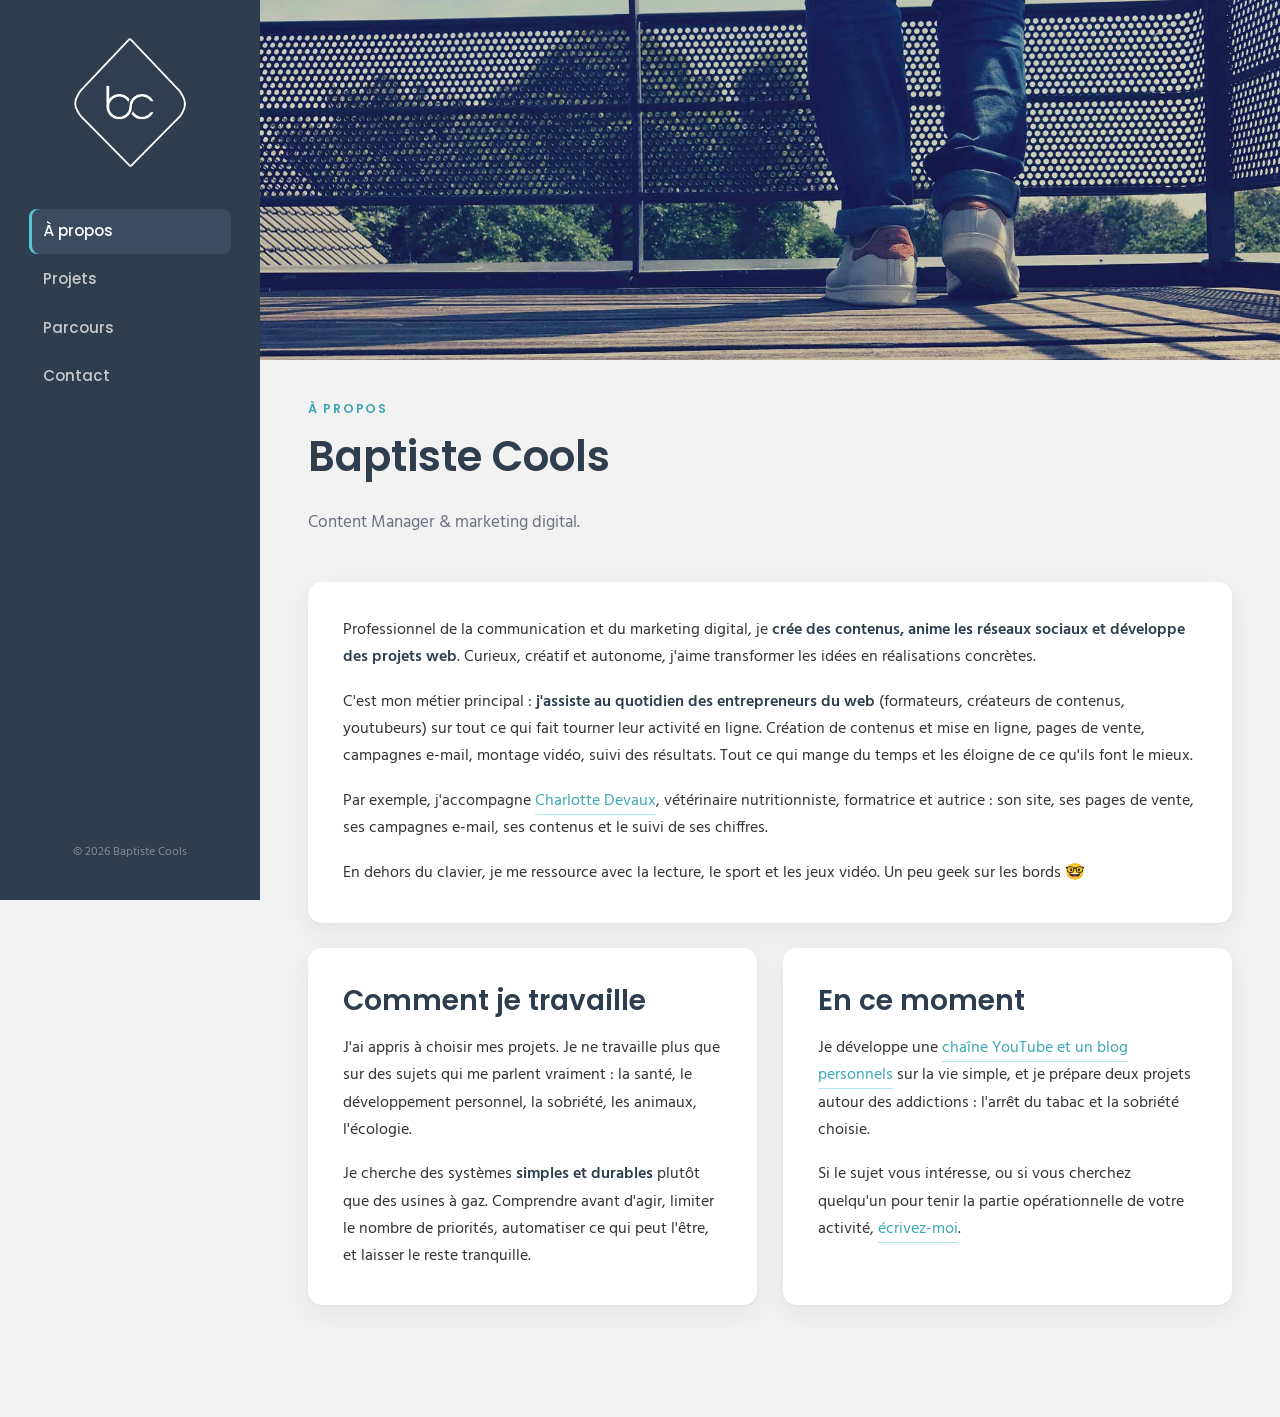
<file: index.html>
<!DOCTYPE html>
<html lang="fr">
<head>
<meta charset="utf-8">
<meta name="viewport" content="width=device-width, initial-scale=1">
<title>Baptiste Cools · Marketing digital et création de contenus</title>
<meta name="description" content="Content Manager et marketing digital. J'assiste les entrepreneurs du web : création de contenus, sites, e-mailing, montage vidéo, suivi des résultats.">
<link rel="canonical" href="https://bcools.me/">
<meta property="og:type" content="website">
<meta property="og:title" content="Baptiste Cools · Marketing digital et création de contenus">
<meta property="og:description" content="Content Manager et marketing digital. J'assiste les entrepreneurs du web : création de contenus, sites, e-mailing, montage vidéo, suivi des résultats.">
<meta property="og:url" content="https://bcools.me/">
<meta property="og:locale" content="fr_FR">
<meta property="og:site_name" content="Baptiste Cools">
<meta property="og:image" content="https://bcools.me/img/banniere-accueil.jpg">
<meta property="og:image:width" content="1700">
<meta property="og:image:height" content="751">
<meta property="og:image:alt" content="Baptiste Cools">
<meta name="twitter:card" content="summary_large_image">
<meta name="twitter:image" content="https://bcools.me/img/banniere-accueil.jpg">
<link rel="icon" href="img/favicon.ico" sizes="any">
<link rel="preconnect" href="https://fonts.googleapis.com">
<link rel="preconnect" href="https://fonts.gstatic.com" crossorigin>
<link rel="stylesheet" href="https://fonts.googleapis.com/css2?family=Hind:wght@400;600&family=Poppins:wght@500;600;700&display=swap">
<link rel="stylesheet" href="assets/css/style.css?v=20261102e">
<script type="application/ld+json">
{
  "@context": "https://schema.org",
  "@type": "Person",
  "name": "Baptiste Cools",
  "url": "https://bcools.me/",
  "image": "https://bcools.me/img/portrait.webp",
  "jobTitle": "Content Manager & marketing digital",
  "email": "contact@bcools.me",
  "description": "Content Manager et marketing digital. J'assiste les entrepreneurs du web sur la création de contenus, les sites, l'e-mailing, le montage vidéo et le suivi des résultats.",
  "knowsAbout": ["Marketing digital", "Création de contenus", "Référencement naturel", "E-mailing", "Montage vidéo", "WordPress", "Réseaux sociaux"],
  "sameAs": ["https://baptistecools.com"]
}
</script>
</head>
<body>
<a class="saut" href="#contenu">Aller au contenu</a>

<header class="barre">
  <button class="burger" type="button" aria-expanded="false" aria-controls="menu-principal" aria-label="Menu">
    <span class="burger__lignes" aria-hidden="true"></span>
  </button>

  <a class="barre__logo" href="/" aria-label="Baptiste Cools, accueil">
    <img src="img/Logo.webp" alt="Logo de Baptiste Cools" width="64" height="72">
  </a>

  <nav class="nav" id="menu-principal" aria-label="Navigation principale">
    <ul>
      <li><a href="/" aria-current="page">À propos</a></li>
      <li><a href="/projets">Projets</a></li>
      <li><a href="/parcours">Parcours</a></li>
      <li><a href="/contact">Contact</a></li>
    </ul>
  </nav>


  <p class="mentions">© <span id="annee">2026</span> Baptiste Cools</p>
  <script src="assets/js/site.js?v=20261102e" defer></script>
</header>

<main class="page" id="contenu">
  <img class="banniere" src="img/banniere-accueil.jpg" alt="" width="1700" height="751">

  <div class="contenu">
    <div class="entete">
      <span class="entete__sur">À propos</span>
      <h1>Baptiste Cools</h1>
      <p>Content Manager &amp; marketing digital.</p>
    </div>

    <div class="grille">
      <section class="bloc plein">
        <p>Professionnel de la communication et du marketing digital, je <strong>crée des contenus, anime les réseaux sociaux et développe des projets web</strong>. Curieux, créatif et autonome, j'aime transformer les idées en réalisations concrètes.</p>
        <p>C'est mon métier principal : <strong>j'assiste au quotidien des entrepreneurs du web</strong> (formateurs, créateurs de contenus, youtubeurs) sur tout ce qui fait tourner leur activité en ligne. Création de contenus et mise en ligne, pages de vente, campagnes e-mail, montage vidéo, suivi des résultats. Tout ce qui mange du temps et les éloigne de ce qu'ils font le mieux.</p>
        <p>Par exemple, j'accompagne <a href="https://charlotte-devaux.com" target="_blank" rel="noopener">Charlotte Devaux</a>, vétérinaire nutritionniste, formatrice et autrice : son site, ses pages de vente, ses campagnes e-mail, ses contenus et le suivi de ses chiffres.</p>
        <p>En dehors du clavier, je me ressource avec la lecture, le sport et les jeux vidéo. Un peu geek sur les bords 🤓</p>
      </section>

      <section class="bloc">
        <h2>Comment je travaille</h2>
        <p>J'ai appris à choisir mes projets. Je ne travaille plus que sur des sujets qui me parlent vraiment : la santé, le développement personnel, la sobriété, les animaux, l'écologie.</p>
        <p>Je cherche des systèmes <strong>simples et durables</strong> plutôt que des usines à gaz. Comprendre avant d'agir, limiter le nombre de priorités, automatiser ce qui peut l'être, et laisser le reste tranquille.</p>
      </section>

      <section class="bloc">
        <h2>En ce moment</h2>
        <p>Je développe une <a href="/projets">chaîne YouTube et un blog personnels</a> sur la vie simple, et je prépare deux projets autour des addictions : l'arrêt du tabac et la sobriété choisie.</p>
        <p>Si le sujet vous intéresse, ou si vous cherchez quelqu'un pour tenir la partie opérationnelle de votre activité, <a href="/contact">écrivez-moi</a>.</p>
      </section>
    </div>
  </div>
</main>
</body>
</html>
</file>
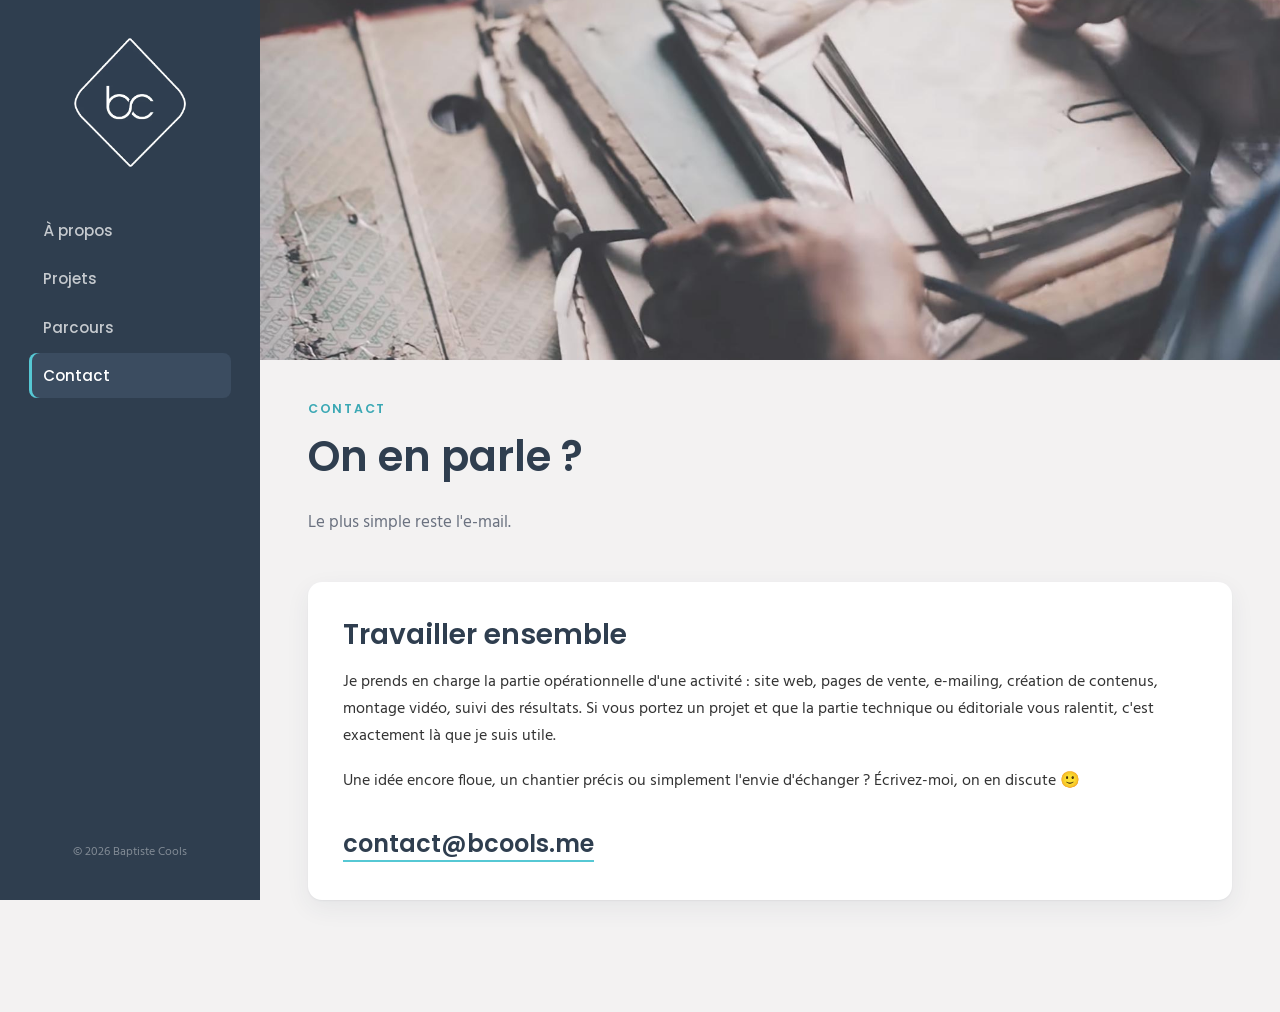
<file: contact.html>
<!DOCTYPE html>
<html lang="fr">
<head>
<meta charset="utf-8">
<meta name="viewport" content="width=device-width, initial-scale=1">
<title>Contact · Baptiste Cools</title>
<meta name="description" content="Un projet, une idée, une question ? Baptiste Cools, Content Manager et marketing digital. Écrivez-moi à contact@bcools.me.">
<link rel="canonical" href="https://bcools.me/contact">
<meta property="og:type" content="website">
<meta property="og:title" content="Contact · Baptiste Cools">
<meta property="og:description" content="Un projet, une idée, une question ? Baptiste Cools, Content Manager et marketing digital. Écrivez-moi à contact@bcools.me.">
<meta property="og:url" content="https://bcools.me/contact">
<meta property="og:locale" content="fr_FR">
<meta property="og:site_name" content="Baptiste Cools">
<meta property="og:image" content="https://bcools.me/img/banniere-accueil.jpg">
<meta property="og:image:width" content="1700">
<meta property="og:image:height" content="751">
<meta property="og:image:alt" content="Baptiste Cools">
<meta name="twitter:card" content="summary_large_image">
<meta name="twitter:image" content="https://bcools.me/img/banniere-accueil.jpg">
<link rel="icon" href="img/favicon.ico" sizes="any">
<link rel="preconnect" href="https://fonts.googleapis.com">
<link rel="preconnect" href="https://fonts.gstatic.com" crossorigin>
<link rel="stylesheet" href="https://fonts.googleapis.com/css2?family=Hind:wght@400;600&family=Poppins:wght@500;600;700&display=swap">
<link rel="stylesheet" href="assets/css/style.css?v=20261102e">
</head>
<body>
<a class="saut" href="#contenu">Aller au contenu</a>

<header class="barre">
  <button class="burger" type="button" aria-expanded="false" aria-controls="menu-principal" aria-label="Menu">
    <span class="burger__lignes" aria-hidden="true"></span>
  </button>

  <a class="barre__logo" href="/" aria-label="Baptiste Cools, accueil">
    <img src="img/Logo.webp" alt="Logo de Baptiste Cools" width="64" height="72">
  </a>

  <nav class="nav" id="menu-principal" aria-label="Navigation principale">
    <ul>
      <li><a href="/">À propos</a></li>
      <li><a href="/projets">Projets</a></li>
      <li><a href="/parcours">Parcours</a></li>
      <li><a href="/contact" aria-current="page">Contact</a></li>
    </ul>
  </nav>


  <p class="mentions">© <span id="annee">2026</span> Baptiste Cools</p>
  <script src="assets/js/site.js?v=20261102e" defer></script>
</header>

<main class="page" id="contenu">
  <img class="banniere" src="img/banniere-contact.jpg" alt="" width="1700" height="751">

  <div class="contenu">
    <div class="entete">
      <span class="entete__sur">Contact</span>
      <h1>On en parle ?</h1>
      <p>Le plus simple reste l'e-mail.</p>
    </div>

    <div class="grille">
      <section class="bloc plein">
        <h2>Travailler ensemble</h2>
        <p>Je prends en charge la partie opérationnelle d'une activité : site web, pages de vente, e-mailing, création de contenus, montage vidéo, suivi des résultats. Si vous portez un projet et que la partie technique ou éditoriale vous ralentit, c'est exactement là que je suis utile.</p>
        <p>Une idée encore floue, un chantier précis ou simplement l'envie d'échanger ? Écrivez-moi, on en discute 🙂</p>
        <p class="marge-l"><a class="contact__mail" href="mailto:contact@bcools.me">contact@bcools.me</a></p>
      </section>
    </div>
  </div>
</main>
</body>
</html>
</file>
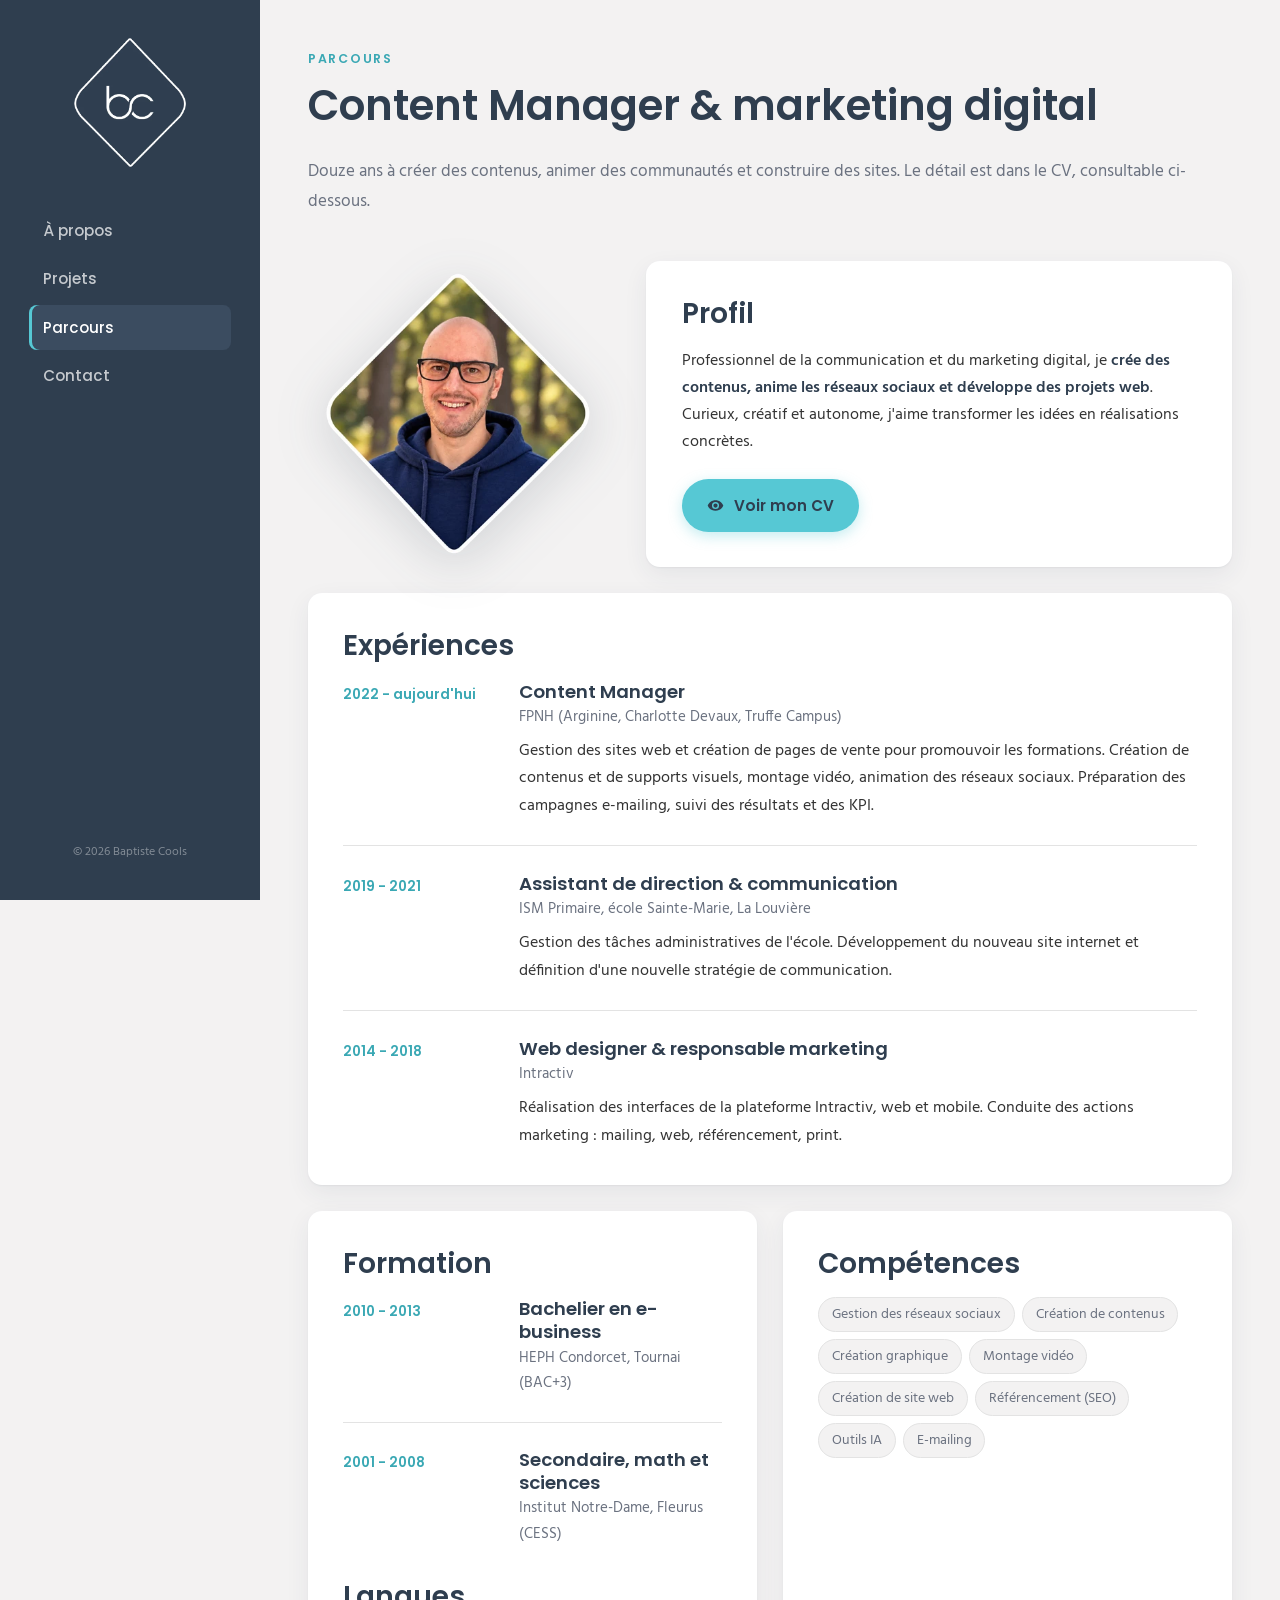
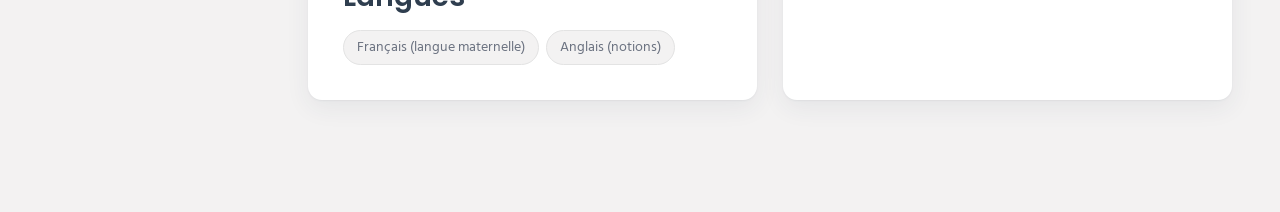
<file: cv.html>
<!DOCTYPE html>
<html lang="fr">
<head>
<meta charset="utf-8">
<meta name="viewport" content="width=device-width, initial-scale=1">
<title>Parcours · Baptiste Cools</title>
<meta name="description" content="Mon parcours et mes compétences en marketing digital, création de contenus et gestion opérationnelle. CV consultable en ligne.">
<link rel="canonical" href="https://bcools.me/cv.html">
<meta property="og:type" content="profile">
<meta property="og:title" content="Parcours · Baptiste Cools">
<meta property="og:description" content="Mon parcours et mes compétences en marketing digital, création de contenus et gestion opérationnelle.">
<meta property="og:url" content="https://bcools.me/cv.html">
<meta property="og:locale" content="fr_FR">
<meta property="og:site_name" content="Baptiste Cools">
<meta property="og:image" content="https://bcools.me/img/banniere-accueil.jpg">
<meta property="og:image:width" content="1700">
<meta property="og:image:height" content="751">
<meta property="og:image:alt" content="Baptiste Cools">
<meta name="twitter:card" content="summary_large_image">
<meta name="twitter:image" content="https://bcools.me/img/banniere-accueil.jpg">
<link rel="icon" href="img/favicon.ico" sizes="any">
<link rel="preconnect" href="https://fonts.googleapis.com">
<link rel="preconnect" href="https://fonts.gstatic.com" crossorigin>
<link rel="stylesheet" href="https://fonts.googleapis.com/css2?family=Hind:wght@400;600&family=Poppins:wght@500;600;700&display=swap">
<link rel="stylesheet" href="assets/css/style.css?v=20261102e">
</head>
<body>
<a class="saut" href="#contenu">Aller au contenu</a>

<header class="barre">
  <button class="burger" type="button" aria-expanded="false" aria-controls="menu-principal" aria-label="Menu">
    <span class="burger__lignes" aria-hidden="true"></span>
  </button>

  <a class="barre__logo" href="/" aria-label="Baptiste Cools, accueil">
    <img src="img/Logo.webp" alt="Logo de Baptiste Cools" width="64" height="72">
  </a>

  <nav class="nav" id="menu-principal" aria-label="Navigation principale">
    <ul>
      <li><a href="/">À propos</a></li>
      <li><a href="projets.html">Projets</a></li>
      <li><a href="cv.html" aria-current="page">Parcours</a></li>
      <li><a href="contact.html">Contact</a></li>
    </ul>
  </nav>


  <p class="mentions">© <span id="annee">2026</span> Baptiste Cools</p>
  <script src="assets/js/site.js?v=20261102e" defer></script>
</header>

<main class="page" id="contenu">
  <div class="contenu">
    <div class="entete">
      <span class="entete__sur">Parcours</span>
      <h1>Content Manager &amp; marketing digital</h1>
      <p>Douze ans à créer des contenus, animer des communautés et construire des sites. Le détail est dans le CV, consultable ci-dessous.</p>
    </div>

    <div class="grille">

      <div class="plein profil-rangee">
        <img class="profil__photo" src="img/portrait.webp" alt="Portrait de Baptiste Cools" width="440" height="440">
        <section class="bloc">
          <h2>Profil</h2>
          <p>Professionnel de la communication et du marketing digital, je <strong>crée des contenus, anime les réseaux sociaux et développe des projets web</strong>. Curieux, créatif et autonome, j'aime transformer les idées en réalisations concrètes.</p>
          <p class="marge-m">
            <a class="bouton" href="cv-baptiste-cools.pdf" target="_blank" rel="noopener">
              <svg viewBox="0 0 24 24" aria-hidden="true"><path d="M12 4.5C7 4.5 2.73 7.61 1 12c1.73 4.39 6 7.5 11 7.5s9.27-3.11 11-7.5c-1.73-4.39-6-7.5-11-7.5zm0 12.5a5 5 0 1 1 0-10 5 5 0 0 1 0 10zm0-8a3 3 0 1 0 0 6 3 3 0 0 0 0-6z"/></svg>
              Voir mon CV
            </a>
          </p>
        </section>
      </div>

      <section class="bloc plein">
        <h2>Expériences</h2>

        <div class="cv__ligne">
          <p class="cv__date">2022 - aujourd'hui</p>
          <div>
            <h3>Content Manager</h3>
            <p class="cv__ou">FPNH (Arginine, Charlotte Devaux, Truffe Campus)</p>
            <p>Gestion des sites web et création de pages de vente pour promouvoir les formations. Création de contenus et de supports visuels, montage vidéo, animation des réseaux sociaux. Préparation des campagnes e-mailing, suivi des résultats et des KPI.</p>
          </div>
        </div>

        <div class="cv__ligne">
          <p class="cv__date">2019 - 2021</p>
          <div>
            <h3>Assistant de direction &amp; communication</h3>
            <p class="cv__ou">ISM Primaire, école Sainte-Marie, La Louvière</p>
            <p>Gestion des tâches administratives de l'école. Développement du nouveau site internet et définition d'une nouvelle stratégie de communication.</p>
          </div>
        </div>

        <div class="cv__ligne">
          <p class="cv__date">2014 - 2018</p>
          <div>
            <h3>Web designer &amp; responsable marketing</h3>
            <p class="cv__ou">Intractiv</p>
            <p>Réalisation des interfaces de la plateforme Intractiv, web et mobile. Conduite des actions marketing : mailing, web, référencement, print.</p>
          </div>
        </div>
      </section>

      <section class="bloc">
        <h2>Formation</h2>

        <div class="cv__ligne">
          <p class="cv__date">2010 - 2013</p>
          <div>
            <h3>Bachelier en e-business</h3>
            <p class="cv__ou">HEPH Condorcet, Tournai (BAC+3)</p>
          </div>
        </div>

        <div class="cv__ligne">
          <p class="cv__date">2001 - 2008</p>
          <div>
            <h3>Secondaire, math et sciences</h3>
            <p class="cv__ou">Institut Notre-Dame, Fleurus (CESS)</p>
          </div>
        </div>

        <h2 class="marge-xl">Langues</h2>
        <ul class="etiquettes">
          <li>Français (langue maternelle)</li>
          <li>Anglais (notions)</li>
        </ul>
      </section>

      <section class="bloc">
        <h2>Compétences</h2>
        <ul class="etiquettes">
          <li>Gestion des réseaux sociaux</li>
          <li>Création de contenus</li>
          <li>Création graphique</li>
          <li>Montage vidéo</li>
          <li>Création de site web</li>
          <li>Référencement (SEO)</li>
          <li>Outils IA</li>
          <li>E-mailing</li>
        </ul>
      </section>

    </div>
  </div>
</main>
</body>
</html>
</file>
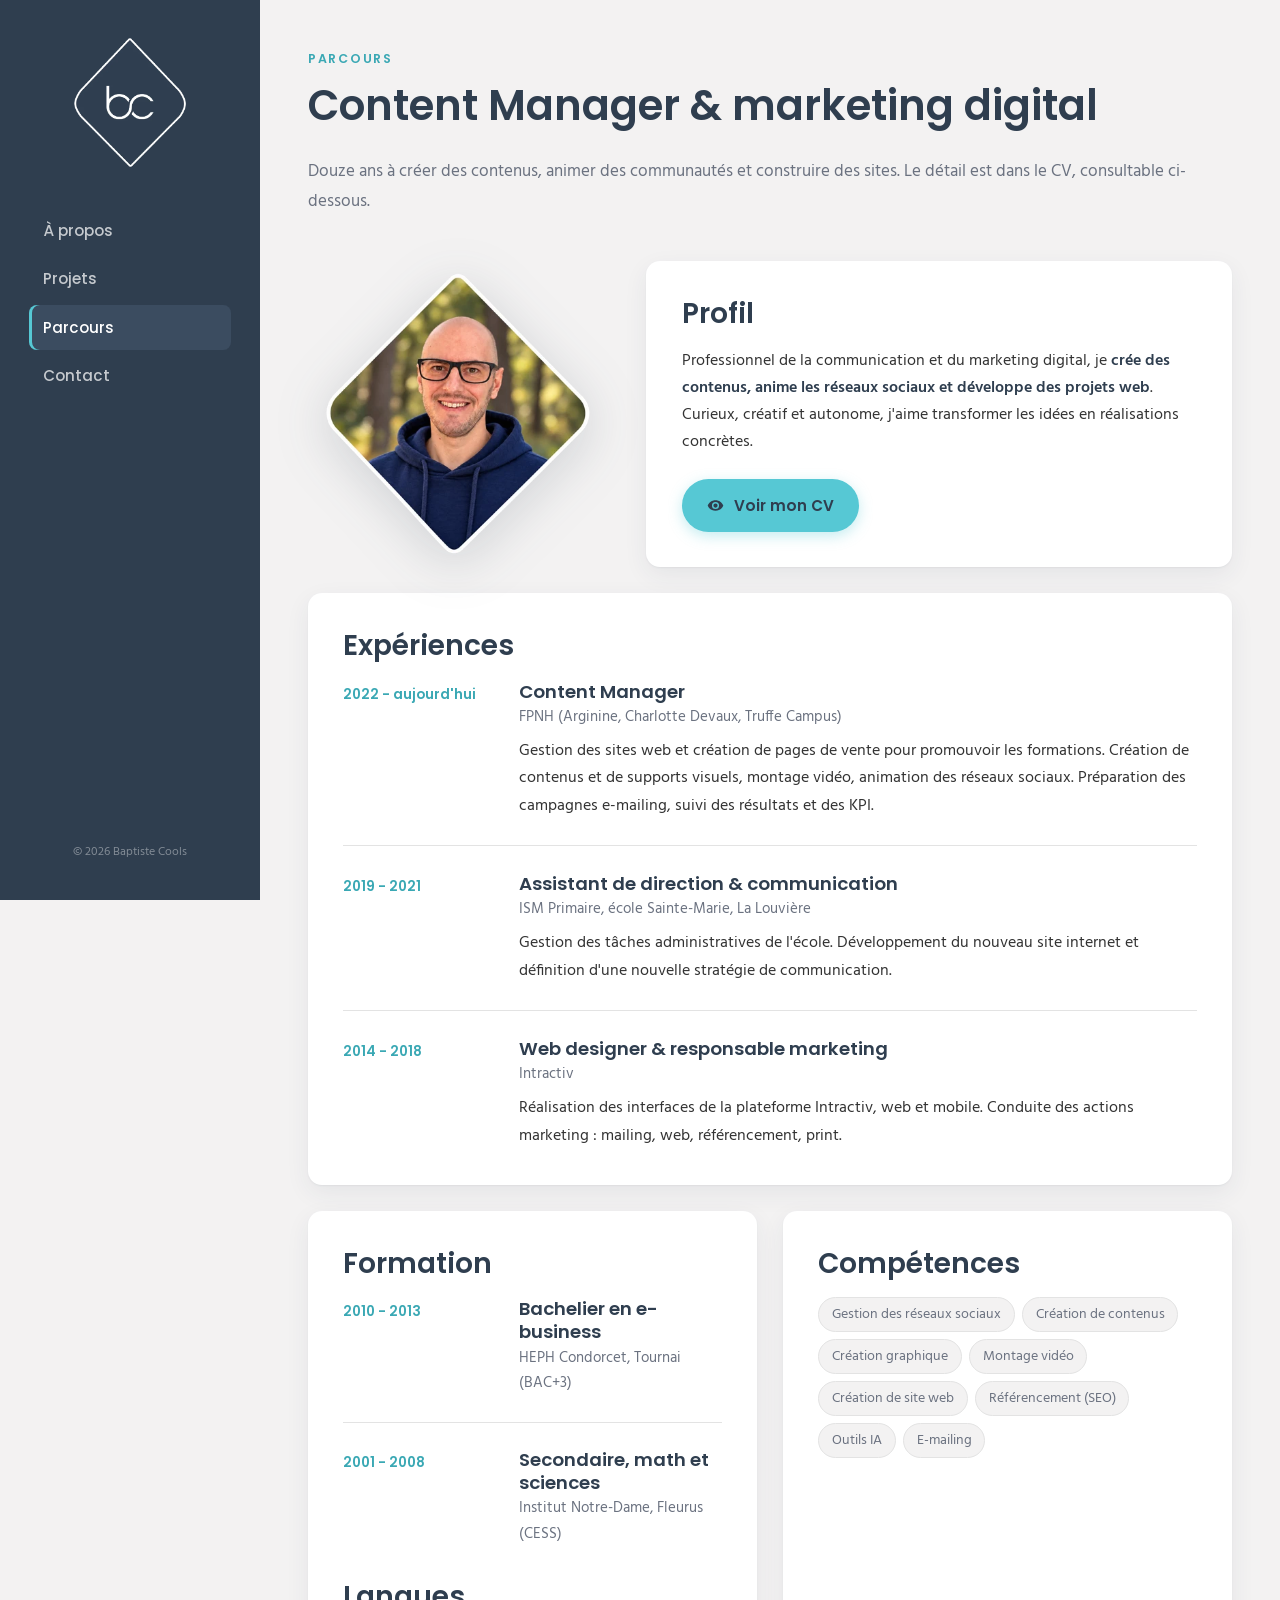
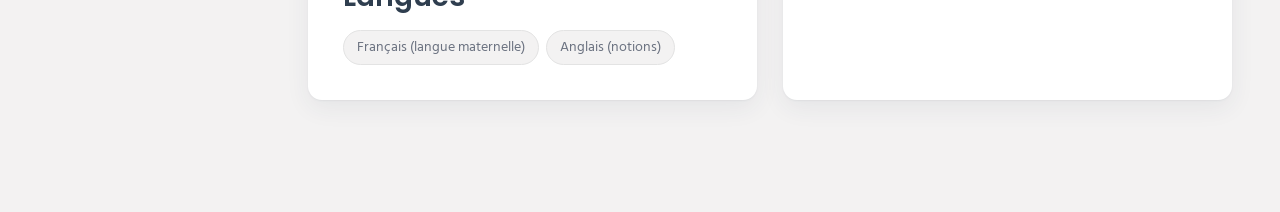
<file: parcours.html>
<!DOCTYPE html>
<html lang="fr">
<head>
<meta charset="utf-8">
<meta name="viewport" content="width=device-width, initial-scale=1">
<title>Parcours · Baptiste Cools</title>
<meta name="description" content="Mon parcours et mes compétences en marketing digital, création de contenus et gestion opérationnelle. CV consultable en ligne.">
<link rel="canonical" href="https://bcools.me/parcours">
<meta property="og:type" content="profile">
<meta property="og:title" content="Parcours · Baptiste Cools">
<meta property="og:description" content="Mon parcours et mes compétences en marketing digital, création de contenus et gestion opérationnelle.">
<meta property="og:url" content="https://bcools.me/parcours">
<meta property="og:locale" content="fr_FR">
<meta property="og:site_name" content="Baptiste Cools">
<meta property="og:image" content="https://bcools.me/img/banniere-accueil.jpg">
<meta property="og:image:width" content="1700">
<meta property="og:image:height" content="751">
<meta property="og:image:alt" content="Baptiste Cools">
<meta name="twitter:card" content="summary_large_image">
<meta name="twitter:image" content="https://bcools.me/img/banniere-accueil.jpg">
<link rel="icon" href="img/favicon.ico" sizes="any">
<link rel="preconnect" href="https://fonts.googleapis.com">
<link rel="preconnect" href="https://fonts.gstatic.com" crossorigin>
<link rel="stylesheet" href="https://fonts.googleapis.com/css2?family=Hind:wght@400;600&family=Poppins:wght@500;600;700&display=swap">
<link rel="stylesheet" href="assets/css/style.css?v=20261102e">
</head>
<body>
<a class="saut" href="#contenu">Aller au contenu</a>

<header class="barre">
  <button class="burger" type="button" aria-expanded="false" aria-controls="menu-principal" aria-label="Menu">
    <span class="burger__lignes" aria-hidden="true"></span>
  </button>

  <a class="barre__logo" href="/" aria-label="Baptiste Cools, accueil">
    <img src="img/Logo.webp" alt="Logo de Baptiste Cools" width="64" height="72">
  </a>

  <nav class="nav" id="menu-principal" aria-label="Navigation principale">
    <ul>
      <li><a href="/">À propos</a></li>
      <li><a href="/projets">Projets</a></li>
      <li><a href="/parcours" aria-current="page">Parcours</a></li>
      <li><a href="/contact">Contact</a></li>
    </ul>
  </nav>


  <p class="mentions">© <span id="annee">2026</span> Baptiste Cools</p>
  <script src="assets/js/site.js?v=20261102e" defer></script>
</header>

<main class="page" id="contenu">
  <div class="contenu">
    <div class="entete">
      <span class="entete__sur">Parcours</span>
      <h1>Content Manager &amp; marketing digital</h1>
      <p>Douze ans à créer des contenus, animer des communautés et construire des sites. Le détail est dans le CV, consultable ci-dessous.</p>
    </div>

    <div class="grille">

      <div class="plein profil-rangee">
        <img class="profil__photo" src="img/portrait.webp" alt="Portrait de Baptiste Cools" width="440" height="440">
        <section class="bloc">
          <h2>Profil</h2>
          <p>Professionnel de la communication et du marketing digital, je <strong>crée des contenus, anime les réseaux sociaux et développe des projets web</strong>. Curieux, créatif et autonome, j'aime transformer les idées en réalisations concrètes.</p>
          <p class="marge-m">
            <a class="bouton" href="cv-baptiste-cools.pdf" target="_blank" rel="noopener">
              <svg viewBox="0 0 24 24" aria-hidden="true"><path d="M12 4.5C7 4.5 2.73 7.61 1 12c1.73 4.39 6 7.5 11 7.5s9.27-3.11 11-7.5c-1.73-4.39-6-7.5-11-7.5zm0 12.5a5 5 0 1 1 0-10 5 5 0 0 1 0 10zm0-8a3 3 0 1 0 0 6 3 3 0 0 0 0-6z"/></svg>
              Voir mon CV
            </a>
          </p>
        </section>
      </div>

      <section class="bloc plein">
        <h2>Expériences</h2>

        <div class="cv__ligne">
          <p class="cv__date">2022 - aujourd'hui</p>
          <div>
            <h3>Content Manager</h3>
            <p class="cv__ou">FPNH (Arginine, Charlotte Devaux, Truffe Campus)</p>
            <p>Gestion des sites web et création de pages de vente pour promouvoir les formations. Création de contenus et de supports visuels, montage vidéo, animation des réseaux sociaux. Préparation des campagnes e-mailing, suivi des résultats et des KPI.</p>
          </div>
        </div>

        <div class="cv__ligne">
          <p class="cv__date">2019 - 2021</p>
          <div>
            <h3>Assistant de direction &amp; communication</h3>
            <p class="cv__ou">ISM Primaire, école Sainte-Marie, La Louvière</p>
            <p>Gestion des tâches administratives de l'école. Développement du nouveau site internet et définition d'une nouvelle stratégie de communication.</p>
          </div>
        </div>

        <div class="cv__ligne">
          <p class="cv__date">2014 - 2018</p>
          <div>
            <h3>Web designer &amp; responsable marketing</h3>
            <p class="cv__ou">Intractiv</p>
            <p>Réalisation des interfaces de la plateforme Intractiv, web et mobile. Conduite des actions marketing : mailing, web, référencement, print.</p>
          </div>
        </div>
      </section>

      <section class="bloc">
        <h2>Formation</h2>

        <div class="cv__ligne">
          <p class="cv__date">2010 - 2013</p>
          <div>
            <h3>Bachelier en e-business</h3>
            <p class="cv__ou">HEPH Condorcet, Tournai (BAC+3)</p>
          </div>
        </div>

        <div class="cv__ligne">
          <p class="cv__date">2001 - 2008</p>
          <div>
            <h3>Secondaire, math et sciences</h3>
            <p class="cv__ou">Institut Notre-Dame, Fleurus (CESS)</p>
          </div>
        </div>

        <h2 class="marge-xl">Langues</h2>
        <ul class="etiquettes">
          <li>Français (langue maternelle)</li>
          <li>Anglais (notions)</li>
        </ul>
      </section>

      <section class="bloc">
        <h2>Compétences</h2>
        <ul class="etiquettes">
          <li>Gestion des réseaux sociaux</li>
          <li>Création de contenus</li>
          <li>Création graphique</li>
          <li>Montage vidéo</li>
          <li>Création de site web</li>
          <li>Référencement (SEO)</li>
          <li>Outils IA</li>
          <li>E-mailing</li>
        </ul>
      </section>

    </div>
  </div>
</main>
</body>
</html>
</file>
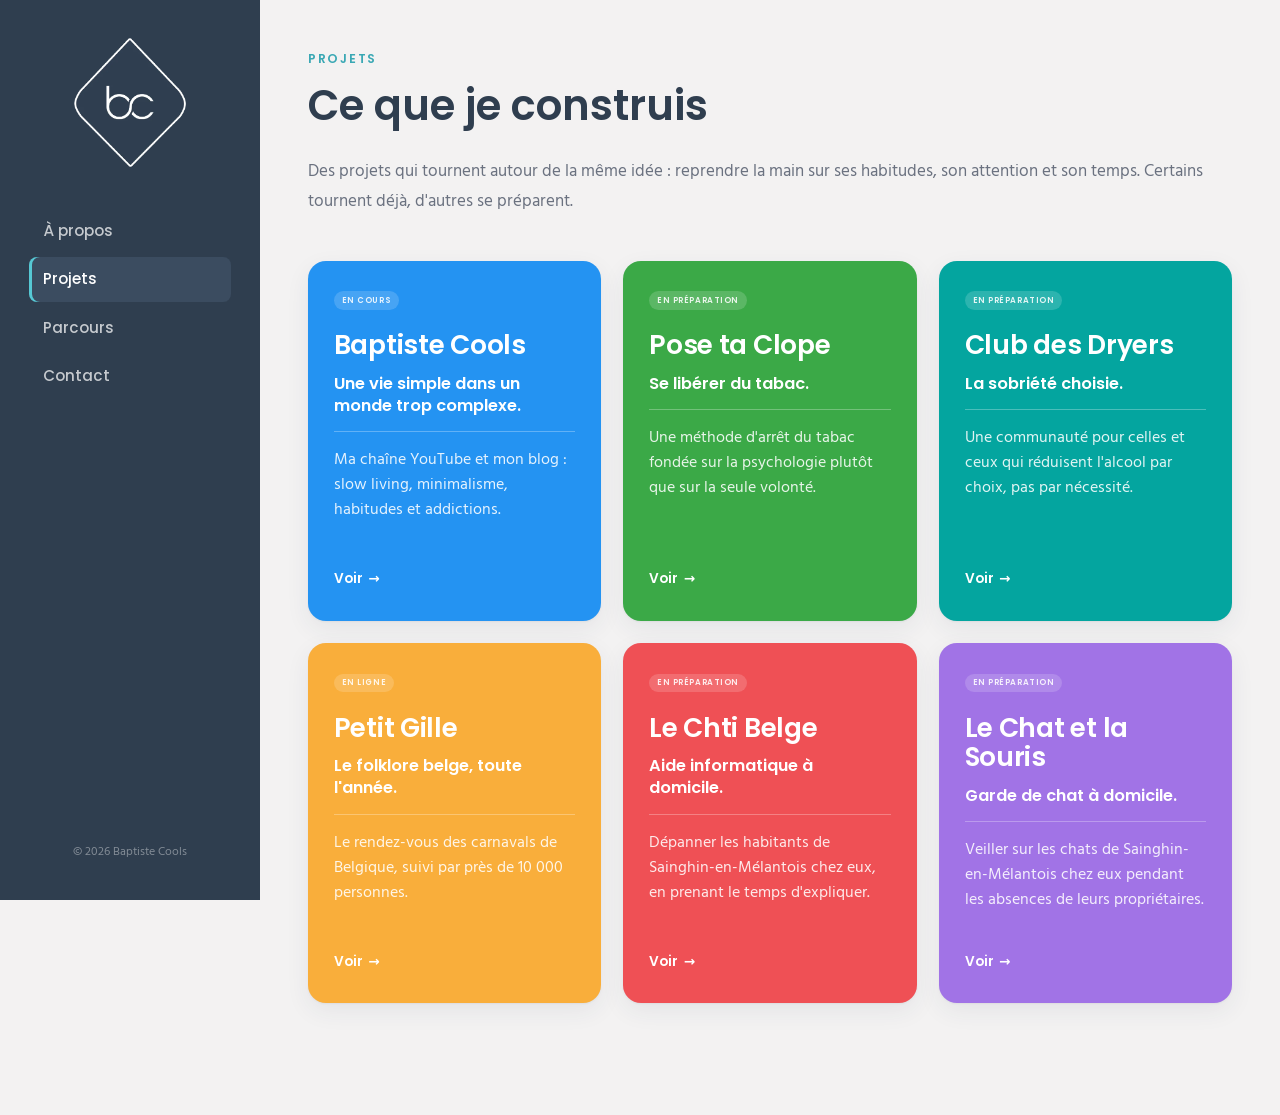
<file: projets.html>
<!DOCTYPE html>
<html lang="fr">
<head>
<meta charset="utf-8">
<meta name="viewport" content="width=device-width, initial-scale=1">
<title>Projets · Baptiste Cools</title>
<meta name="description" content="Mes projets : la chaîne Baptiste Cools, Pose ta Clope, le Club des Dryers, Petit Gille et Le Chti Belge.">
<link rel="canonical" href="https://bcools.me/projets">
<meta property="og:type" content="website">
<meta property="og:title" content="Projets · Baptiste Cools">
<meta property="og:description" content="Mes projets : la chaîne Baptiste Cools, Pose ta Clope, le Club des Dryers, Petit Gille et Le Chti Belge.">
<meta property="og:url" content="https://bcools.me/projets">
<meta property="og:locale" content="fr_FR">
<meta property="og:site_name" content="Baptiste Cools">
<meta property="og:image" content="https://bcools.me/img/banniere-accueil.jpg">
<meta property="og:image:width" content="1700">
<meta property="og:image:height" content="751">
<meta property="og:image:alt" content="Baptiste Cools">
<meta name="twitter:card" content="summary_large_image">
<meta name="twitter:image" content="https://bcools.me/img/banniere-accueil.jpg">
<link rel="icon" href="img/favicon.ico" sizes="any">
<link rel="preconnect" href="https://fonts.googleapis.com">
<link rel="preconnect" href="https://fonts.gstatic.com" crossorigin>
<link rel="stylesheet" href="https://fonts.googleapis.com/css2?family=Hind:wght@400;600&family=Poppins:wght@500;600;700&display=swap">
<link rel="stylesheet" href="assets/css/style.css?v=20261102e">
</head>
<body>
<a class="saut" href="#contenu">Aller au contenu</a>

<header class="barre">
  <button class="burger" type="button" aria-expanded="false" aria-controls="menu-principal" aria-label="Menu">
    <span class="burger__lignes" aria-hidden="true"></span>
  </button>

  <a class="barre__logo" href="/" aria-label="Baptiste Cools, accueil">
    <img src="img/Logo.webp" alt="Logo de Baptiste Cools" width="64" height="72">
  </a>

  <nav class="nav" id="menu-principal" aria-label="Navigation principale">
    <ul>
      <li><a href="/">À propos</a></li>
      <li><a href="/projets" aria-current="page">Projets</a></li>
      <li><a href="/parcours">Parcours</a></li>
      <li><a href="/contact">Contact</a></li>
    </ul>
  </nav>


  <p class="mentions">© <span id="annee">2026</span> Baptiste Cools</p>
  <script src="assets/js/site.js?v=20261102e" defer></script>
</header>

<main class="page" id="contenu">
  <div class="contenu">
  <div class="entete">
    <span class="entete__sur">Projets</span>
    <h1>Ce que je construis</h1>
    <p>Des projets qui tournent autour de la même idée : reprendre la main sur ses habitudes, son attention et son temps. Certains tournent déjà, d'autres se préparent.</p>
  </div>

  <div class="projets">

    <article class="projet projet--baptiste">
      <span class="etat">En cours</span>
      <h3><a href="https://baptistecools.com" target="_blank" rel="noopener">Baptiste Cools</a></h3>
      <p class="projet__phrase">Une vie simple dans un monde trop complexe.</p>
      <p>Ma chaîne YouTube et mon blog : slow living, minimalisme, habitudes et addictions.</p>
      <a class="projet__lien" href="https://baptistecools.com" target="_blank" rel="noopener">Voir</a>
    </article>

    <article class="projet projet--clope">
      <span class="etat">En préparation</span>
      <h3><a href="https://posetaclope.com" target="_blank" rel="noopener">Pose ta Clope</a></h3>
      <p class="projet__phrase">Se libérer du tabac.</p>
      <p>Une méthode d'arrêt du tabac fondée sur la psychologie plutôt que sur la seule volonté.</p>
      <a class="projet__lien" href="https://posetaclope.com" target="_blank" rel="noopener">Voir</a>
    </article>

    <article class="projet projet--dryers">
      <span class="etat">En préparation</span>
      <h3><a href="https://clubdesdryers.com" target="_blank" rel="noopener">Club des Dryers</a></h3>
      <p class="projet__phrase">La sobriété choisie.</p>
      <p>Une communauté pour celles et ceux qui réduisent l'alcool par choix, pas par nécessité.</p>
      <a class="projet__lien" href="https://clubdesdryers.com" target="_blank" rel="noopener">Voir</a>
    </article>

    <article class="projet projet--gille">
      <span class="etat">En ligne</span>
      <h3><a href="https://www.petitgille.be" target="_blank" rel="noopener">Petit Gille</a></h3>
      <p class="projet__phrase">Le folklore belge, toute l'année.</p>
      <p>Le rendez-vous des carnavals de Belgique, suivi par près de 10 000 personnes.</p>
      <a class="projet__lien" href="https://www.petitgille.be" target="_blank" rel="noopener">Voir</a>
    </article>

    <article class="projet projet--chti">
      <span class="etat">En préparation</span>
      <h3><a href="https://lechtibelge.fr" target="_blank" rel="noopener">Le Chti Belge</a></h3>
      <p class="projet__phrase">Aide informatique à domicile.</p>
      <p>Dépanner les habitants de Sainghin-en-Mélantois chez eux, en prenant le temps d'expliquer.</p>
      <a class="projet__lien" href="https://lechtibelge.fr" target="_blank" rel="noopener">Voir</a>
    </article>

    <article class="projet projet--chat">
      <span class="etat">En préparation</span>
      <h3><a href="https://lechatetlasouris.fr" target="_blank" rel="noopener">Le Chat et la Souris</a></h3>
      <p class="projet__phrase">Garde de chat à domicile.</p>
      <p>Veiller sur les chats de Sainghin-en-Mélantois chez eux pendant les absences de leurs propriétaires.</p>
      <a class="projet__lien" href="https://lechatetlasouris.fr" target="_blank" rel="noopener">Voir</a>
    </article>

  </div>
  </div>
</main>
</body>
</html>
</file>
<file: assets/css/style.css>
/* ==========================================================================
   bcools.me — feuille de style unique
   Palette et esprit visuel repris du site de 2017, code refait en 2026.
   ========================================================================== */

:root {
  /* Identité historique du site, conservée */
  --cyan: #56c8d4;
  --cyan-sombre: #3aa8b4;
  --bleu-nuit: #2f3e4f;
  --bleu-nuit-clair: #3b4c60;
  --texte: #333;
  --texte-doux: #6b7280;
  --gris-ligne: #e3e3e3;
  --fond: #f3f2f2;
  --blanc: #fff;

  /* Couleur propre à chaque projet */
  --c-baptiste: #2493f2;
  --c-clope: #3ba947;
  --c-dryers: #04a59f;
  --c-gille: #f9ae3b;
  --c-chti: #ef5055;
  --c-chat: #a173e6;

  --barre: 260px;
  --rayon: 14px;
  --ombre: 0 1px 2px rgba(47, 62, 79, .06), 0 8px 24px rgba(47, 62, 79, .07);
  --ombre-forte: 0 2px 4px rgba(47, 62, 79, .08), 0 16px 40px rgba(47, 62, 79, .12);
  --transition: .18s ease;
}

*, *::before, *::after { box-sizing: border-box; }

body {
  margin: 0;
  font-family: 'Hind', system-ui, -apple-system, sans-serif;
  font-size: 1rem;
  line-height: 1.7;
  color: var(--texte);
  background: var(--fond);
  -webkit-font-smoothing: antialiased;
}

h1, h2, h3, h4 {
  font-family: 'Poppins', system-ui, sans-serif;
  color: var(--bleu-nuit);
  line-height: 1.25;
  margin: 0 0 .6em;
  font-weight: 600;
}

h1 { font-size: clamp(1.9rem, 4vw, 2.6rem); }
h2 { font-size: clamp(1.35rem, 2.6vw, 1.75rem); }
h3 { font-size: 1.15rem; }

p { margin: 0 0 1.1em; }
p:last-child { margin-bottom: 0; }

a {
  color: var(--cyan-sombre);
  text-decoration: none;
  border-bottom: 1px solid rgba(86, 200, 212, .45);
  transition: color var(--transition), border-color var(--transition);
}
a:hover { color: var(--bleu-nuit); border-bottom-color: var(--bleu-nuit); }

strong { font-weight: 600; color: var(--bleu-nuit); }

:focus-visible {
  outline: 3px solid var(--cyan);
  outline-offset: 3px;
  border-radius: 4px;
}

/* Lien d'évitement, pour la navigation au clavier */
.saut {
  position: absolute;
  left: -9999px;
  top: 0;
  background: var(--bleu-nuit);
  color: var(--blanc);
  padding: .8rem 1.2rem;
  z-index: 100;
  border: 0;
}
.saut:focus { left: 0; color: var(--blanc); }

/* --------------------------------------------------------------------------
   Barre latérale
   -------------------------------------------------------------------------- */

.barre {
  position: fixed;
  inset: 0 auto 0 0;
  width: var(--barre);
  background: var(--bleu-nuit);
  color: rgba(255, 255, 255, .72);
  display: flex;
  flex-direction: column;
  padding: 2.4rem 1.8rem;
  z-index: 50;
}

/* Bouton hamburger : invisible au-dessus de 860 px, où le menu est déjà
   déplié dans la colonne de gauche. */
.burger { display: none; }

.barre__logo { display: block; border: 0; margin: 0 auto 2.6rem; }
.barre__logo:hover { border: 0; }
.barre__logo img { width: 112px; height: auto; display: block; margin: 0 auto; }

.nav { flex: 1; }
.barre .mentions { margin-top: 2rem; }
.nav ul { list-style: none; margin: 0; padding: 0; }
.nav li + li { margin-top: .2rem; }

.nav a {
  display: block;
  padding: .6rem .9rem;
  border: 0;
  border-radius: 8px;
  color: rgba(255, 255, 255, .72);
  font-family: 'Poppins', system-ui, sans-serif;
  font-size: .95rem;
  font-weight: 500;
  transition: background var(--transition), color var(--transition);
}
.nav a:hover { background: var(--bleu-nuit-clair); color: var(--blanc); }

.nav a[aria-current='page'] {
  background: var(--bleu-nuit-clair);
  color: var(--blanc);
  box-shadow: inset 3px 0 0 var(--cyan);
}

.mentions {
  font-size: .78rem;
  line-height: 1.5;
  color: rgba(255, 255, 255, .4);
  margin: 0;
  text-align: center;
}

/* --------------------------------------------------------------------------
   Zone de contenu
   -------------------------------------------------------------------------- */

.page {
  margin-left: var(--barre);
  padding: 0 0 4rem;
}

/* Bandeau d'image, sur toute la largeur de la zone de droite */
.banniere {
  display: block;
  width: 100%;
  height: clamp(200px, 30vw, 360px);
  object-fit: cover;
  object-position: center;
  background: var(--bleu-nuit);
}

/* Gouttière commune à tout ce qui suit la bannière */
.contenu { padding: 3rem; }
.banniere + .contenu { padding-top: 2.4rem; }

/* Grille : par défaut deux colonnes, un bloc peut prendre toute la largeur */
.grille {
  display: grid;
  grid-template-columns: repeat(2, minmax(0, 1fr));
  gap: 1.6rem;
  align-items: start;
}
.grille > .plein { grid-column: 1 / -1; }

.entete { margin-bottom: 2.8rem; }
.entete__sur {
  display: block;
  font-family: 'Poppins', system-ui, sans-serif;
  font-size: .78rem;
  font-weight: 600;
  letter-spacing: .14em;
  text-transform: uppercase;
  color: var(--cyan-sombre);
  margin-bottom: .7rem;
}
.entete p { color: var(--texte-doux); font-size: 1.08rem; }

.bloc {
  background: var(--blanc);
  border-radius: var(--rayon);
  padding: 2.2rem;
  box-shadow: var(--ombre);
  height: 100%;
}
.bloc > :last-child { margin-bottom: 0; }


/* --------------------------------------------------------------------------
   Projets : une carte par projet, en aplat de sa couleur
   -------------------------------------------------------------------------- */

.projets {
  display: grid;
  grid-template-columns: repeat(3, minmax(0, 1fr));
  gap: 1.4rem;
  align-items: stretch;
}

.projet {
  --teinte: var(--cyan);
  display: flex;
  flex-direction: column;
  gap: .8rem;
  min-height: 360px;
  background: var(--teinte);
  color: rgba(255, 255, 255, .92);
  border-radius: 18px;
  padding: 1.9rem 1.6rem;
  box-shadow: var(--ombre);
  transition: transform var(--transition), box-shadow var(--transition);
}
.projet:hover { transform: translateY(-4px); box-shadow: var(--ombre-forte); }

/* Discrète par construction : c'est une indication de statut, pas un
   argument. Elle ne doit pas concurrencer le titre ni la tagline. */
.etat {
  align-self: flex-start;
  font-family: 'Poppins', system-ui, sans-serif;
  font-size: .5rem;
  font-weight: 600;
  letter-spacing: .07em;
  text-transform: uppercase;
  padding: .15rem .5rem;
  border-radius: 999px;
  background: rgba(255, 255, 255, .16);
  color: rgba(255, 255, 255, .88);
  white-space: nowrap;
}

.projet h3 {
  margin: .5rem 0 0;
  font-size: 1.65rem;
  line-height: 1.12;
  letter-spacing: -.01em;
  color: var(--blanc);
}
.projet h3 a { color: inherit; border: 0; }
.projet h3 a:hover { border-bottom: 2px solid rgba(255, 255, 255, .6); }

/* La tagline est la promesse du projet : elle doit se lire avant la
   description. D'où le corps plus large, le blanc plein, et le filet qui
   la sépare du paragraphe explicatif en dessous. */
.projet__phrase {
  font-family: 'Poppins', system-ui, sans-serif;
  font-size: 1.02rem;
  font-weight: 600;
  line-height: 1.35;
  color: var(--blanc);
  margin: 0 0 .2rem;
  padding-bottom: .9rem;
  border-bottom: 1px solid rgba(255, 255, 255, .28);
}

/* `:not()` indispensable : la tagline est elle aussi un <p>, et cette règle
   venant après, elle écraserait sa taille et sa couleur. */
.projet p:not(.projet__phrase) {
  margin: 0;
  font-size: .98rem;
  line-height: 1.6;
  color: rgba(255, 255, 255, .88);
}

.projet__lien {
  display: inline-flex;
  align-items: center;
  gap: .35rem;
  margin-top: auto;
  padding-top: .5rem;
  font-family: 'Poppins', system-ui, sans-serif;
  font-size: .85rem;
  font-weight: 600;
  color: var(--blanc);
  border: 0;
}
.projet__lien::after { content: '→'; transition: transform var(--transition); }
.projet__lien:hover { color: var(--blanc); }
.projet__lien:hover::after { transform: translateX(3px); }

/* Couleur de chaque projet, en classe plutôt qu'en attribut style :
   une politique de sécurité stricte peut ainsi interdire le style en ligne. */
.projet--baptiste { --teinte: var(--c-baptiste); }
.projet--clope    { --teinte: var(--c-clope); }
.projet--dryers   { --teinte: var(--c-dryers); }
.projet--gille    { --teinte: var(--c-gille); }
.projet--chti     { --teinte: var(--c-chti); }
.projet--chat     { --teinte: var(--c-chat); }

/* Trois espacements verticaux, pour remplacer les margin-top en ligne. */
.marge-m  { margin-top: 1.4rem; }
.marge-l  { margin-top: 1.8rem; }
.marge-xl { margin-top: 2rem; }

/* --------------------------------------------------------------------------
   Boutons
   -------------------------------------------------------------------------- */

.bouton {
  display: inline-flex;
  align-items: center;
  gap: .6rem;
  background: var(--cyan);
  color: var(--bleu-nuit);
  font-family: 'Poppins', system-ui, sans-serif;
  font-weight: 600;
  font-size: .95rem;
  padding: .85rem 1.6rem;
  border: 0;
  border-radius: 999px;
  box-shadow: 0 4px 14px rgba(86, 200, 212, .35);
  transition: transform var(--transition), box-shadow var(--transition), background var(--transition);
}
.bouton:hover {
  background: var(--cyan-sombre);
  color: var(--blanc);
  transform: translateY(-2px);
  box-shadow: 0 8px 22px rgba(86, 200, 212, .45);
}
.bouton svg { width: 17px; height: 17px; fill: currentColor; }

.bouton--sourd {
  background: var(--gris-ligne);
  color: var(--texte-doux);
  box-shadow: none;
  cursor: not-allowed;
}
.bouton--sourd:hover { background: var(--gris-ligne); color: var(--texte-doux); transform: none; box-shadow: none; }

/* --------------------------------------------------------------------------
   CV
   -------------------------------------------------------------------------- */

.cv { display: grid; gap: 1.6rem; }

/* Le portrait vit HORS du cadre, posé sur le fond gris : sa bordure blanche
   se détache ainsi au lieu de se fondre dans le blanc du bloc. */
.profil-rangee {
  display: grid;
  grid-template-columns: minmax(0, 300px) minmax(0, 1fr);
  gap: 2.4rem;
  align-items: center;
}
/* Portrait détouré fourni par Baptiste, réduit à 440 px pour le web.
   Sa transparence est native, rien à découper. */
.profil__photo {
  width: 100%;
  max-width: 300px;
  height: auto;
  display: block;
  margin: 0 auto;
  filter: drop-shadow(0 10px 26px rgba(47, 62, 79, .18));
}
.profil-rangee .bloc > :last-child { margin-bottom: 0; }

.cv__ligne { display: grid; grid-template-columns: 150px 1fr; gap: 1.6rem; }
.cv__ligne + .cv__ligne { margin-top: 1.6rem; padding-top: 1.6rem; border-top: 1px solid var(--gris-ligne); }

.cv__date {
  font-family: 'Poppins', system-ui, sans-serif;
  font-size: .85rem;
  font-weight: 600;
  color: var(--cyan-sombre);
  padding-top: .18rem;
}
.cv__ligne h3 { margin-bottom: .15rem; }
.cv__ou { color: var(--texte-doux); font-size: .92rem; margin: 0 0 .5rem; }

.etiquettes { display: flex; flex-wrap: wrap; gap: .45rem; padding: 0; margin: 0; list-style: none; }
.etiquettes li {
  font-size: .85rem;
  padding: .3rem .8rem;
  border-radius: 999px;
  background: var(--fond);
  color: var(--texte-doux);
  border: 1px solid var(--gris-ligne);
}

/* --------------------------------------------------------------------------
   Contact
   -------------------------------------------------------------------------- */

.contact__mail {
  font-family: 'Poppins', system-ui, sans-serif;
  font-size: clamp(1.1rem, 2.6vw, 1.5rem);
  font-weight: 600;
  color: var(--bleu-nuit);
  border-bottom: 2px solid var(--cyan);
  word-break: break-word;
}
.contact__mail:hover { color: var(--cyan-sombre); border-bottom-color: var(--cyan-sombre); }

/* --------------------------------------------------------------------------
   Page 404
   -------------------------------------------------------------------------- */

.erreur { text-align: center; padding-top: 3rem; }
.erreur__code {
  font-family: 'Poppins', system-ui, sans-serif;
  font-size: clamp(4rem, 14vw, 7rem);
  font-weight: 700;
  color: var(--cyan);
  line-height: 1;
  margin: 0 0 .4rem;
}

/* --------------------------------------------------------------------------
   Mobile : la barre latérale passe en bandeau
   -------------------------------------------------------------------------- */

@media (max-width: 860px) {
  /* Bandeau : hamburger à gauche, logo à droite. */
  .barre {
    position: sticky;
    top: 0;
    width: auto;
    flex-direction: row;
    align-items: center;
    gap: 1rem;
    padding: .8rem 1rem;
  }
  /* Le bouton est écrit avant le logo dans le HTML, pour que la navigation
     au clavier l'atteigne en premier. L'ordre visuel est inversé ici :
     logo à gauche, bouton à droite. */
  .barre__logo { order: 1; margin: 0; }
  .barre__logo img { width: 52px; }

  .burger {
    order: 2;
    margin-left: auto;
    display: inline-flex;
    align-items: center;
    justify-content: center;
    position: relative;
    z-index: 70;
    width: 44px;
    height: 44px;
    padding: 0;
    background: none;
    border: 0;
    cursor: pointer;
    color: rgba(255, 255, 255, .85);
    font-family: 'Poppins', system-ui, sans-serif;
    font-size: .82rem;
    font-weight: 500;
  }

  /* Les trois barres : la ligne du milieu est l'élément lui-même, les deux
     autres sont ses pseudo-éléments. */
  .burger__lignes,
  .burger__lignes::before,
  .burger__lignes::after {
    display: block;
    width: 22px;
    height: 2px;
    border-radius: 2px;
    background: currentColor;
    transition: transform var(--transition), opacity var(--transition);
  }
  .burger__lignes { position: relative; }
  .burger__lignes::before,
  .burger__lignes::after { content: ''; position: absolute; left: 0; }
  .burger__lignes::before { top: -7px; }
  .burger__lignes::after { top: 7px; }

  /* Ouvert : les barres se croisent en X. */
  .barre[data-menu='ouvert'] .burger__lignes { background: transparent; }
  .barre[data-menu='ouvert'] .burger__lignes::before { transform: translateY(7px) rotate(45deg); }
  .barre[data-menu='ouvert'] .burger__lignes::after { transform: translateY(-7px) rotate(-45deg); }

  /* Le menu se déplie par-dessus la page. */
  .nav {
    position: fixed;
    inset: 0;
    z-index: 60;
    display: grid;
    align-content: center;
    padding: 2rem 1.5rem;
    background: var(--bleu-nuit);
    opacity: 0;
    visibility: hidden;
    transform: translateY(-8px);
    transition: opacity var(--transition), transform var(--transition), visibility var(--transition);
  }
  .nav { order: 3; }
  .barre[data-menu='ouvert'] .nav { opacity: 1; visibility: visible; transform: none; }

  .nav ul { display: grid; gap: .3rem; }
  .nav li + li { margin-top: 0; }
  .nav a {
    display: flex;
    align-items: center;
    min-height: 56px;
    padding: .6rem 1.1rem;
    font-size: 1.25rem;
  }
  .nav a[aria-current='page'] { box-shadow: inset 3px 0 0 var(--cyan); }
  .mentions { display: none; }

  .page { margin-left: 0; padding: 0 0 3rem; }
  .banniere { height: clamp(150px, 40vw, 220px); }
  .contenu, .banniere + .contenu { padding: 1.8rem 1rem; }
  .grille { grid-template-columns: 1fr; gap: 1.1rem; }
  .projets { grid-template-columns: repeat(2, minmax(0, 1fr)); gap: .9rem; }
  .bloc { padding: 1.5rem; }
  .projet { padding: 1.3rem 1.1rem; }
  .cv__ligne { grid-template-columns: 1fr; gap: .3rem; }
  .cv__ligne + .cv__ligne { margin-top: 1.3rem; padding-top: 1.3rem; }
  .profil-rangee { grid-template-columns: 1fr; gap: 1.2rem; }
  .profil__photo { max-width: 200px; }
  .projet { min-height: 280px; padding: 1.5rem 1.2rem; }
}

@media (prefers-reduced-motion: reduce) {
  *, *::before, *::after { transition: none !important; }
  .projet:hover, .bouton:hover { transform: none; }
}

/* Entre 861 et 1150 px, deux colonnes serrent trop : on repasse à une.
   Le portrait rétrécit aussi, sinon il prend la moitié du bloc profil et
   le texte se retrouve dans une colonne plus étroite que la photo. */
@media (min-width: 861px) and (max-width: 1150px) {
  .grille { grid-template-columns: 1fr; }
  .profil-rangee { grid-template-columns: minmax(0, 210px) minmax(0, 1fr); gap: 1.8rem; }
}

/* Les cartes projets descendent par paliers plutôt que de s'étrangler. */
@media (max-width: 1080px) { .projets { grid-template-columns: repeat(2, minmax(0, 1fr)); } }
@media (max-width: 620px)  { .projets { grid-template-columns: 1fr; } }

@media print {
  .barre, .bouton, .banniere { display: none; }
  .page { margin: 0; padding: 0; }
  .contenu { padding: 0; }
  .grille, .projets { grid-template-columns: 1fr; }
  .bloc, .projet { box-shadow: none; border: 1px solid var(--gris-ligne); height: auto; }
}
</file>
